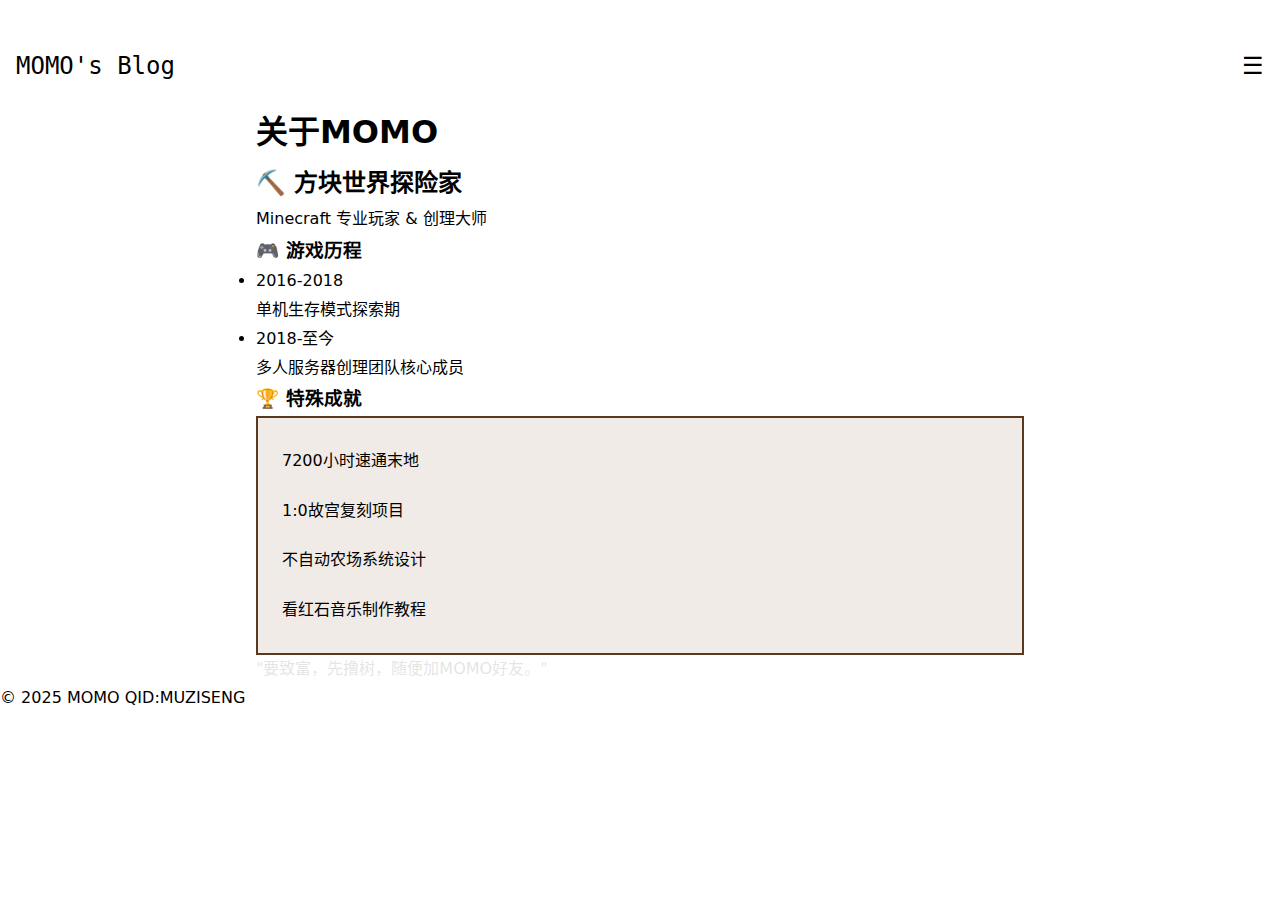
<file: about.html>
<!DOCTYPE html>
<html lang="zh-CN">
<head>
    <meta charset="UTF-8">
    <meta name="viewport" content="width=device-width, initial-scale=1.0">
    <title>关于MOMO</title>
    <link rel="stylesheet" href="style.css">
</head>
<body>
    <header class="main-header">
        <nav class="navbar">
            <div class="logo">MOMO's Blog</div>
            <button class="hamburger">☰</button>
            <ul class="nav-links">
                <li><a href="index.html">首页</a></li>
                <li><a href="articles.html">游戏心得</a></li>
                <li><a href="#contact">联系</a></li>
            </ul>
        </nav>
    </header>

    <main class="container">
        <section class="about-content">
            <h1 class="secret-trigger">关于MOMO</h1>
            
            <div class="profile-card">
                <div class="profile-header">
                    <h2>⛏️ 方块世界探险家</h2>
                    <p>Minecraft 专业玩家 & 创理大师</p>
                </div>
                
                <div class="profile-body">
                    <section>
                        <h3>🎮 游戏历程</h3>
                        <ul class="timeline">
                            <li>
                                <time>2016-2018</time>
                                <p>单机生存模式探索期</p>
                            </li>
                            <li>
                                <time>2018-至今</time>
                                <p>多人服务器创理团队核心成员</p>
                            </li>
                        </ul>
                    </section>

                    <section>
                        <h3>🏆 特殊成就</h3>
                        <ul class="minecraft-list">
                            <li>7200小时速通末地</li>
                            <li>1:0故宫复刻项目</li>
                            <li>不自动农场系统设计</li>
                            <li>看红石音乐制作教程</li>
                        </ul>
                    </section>
                </div>
            </div>

            <blockquote class="secret-quote">
                "要致富，先撸树，随便加MOMO好友。"
            </blockquote>
        </section>
    </main>

    <footer class="main-footer">
        <p class="copyright">© 2025 MOMO QID:MUZISENG</p>
    </footer>

    <script src="script.js"></script>
</body>
</html>
</file>
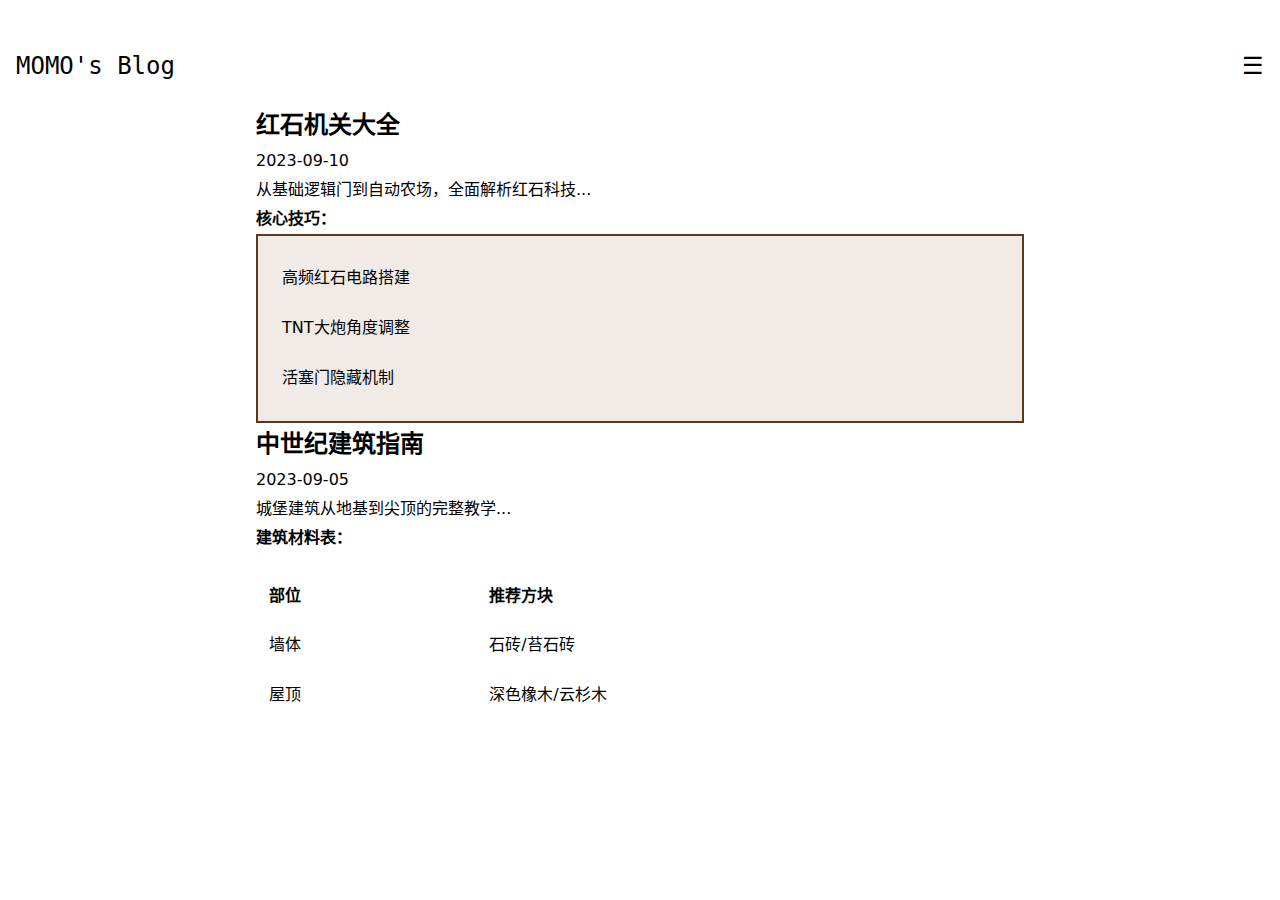
<file: articles.html>
<!DOCTYPE html>
<html lang="zh-CN">
<head>
    <meta charset="UTF-8">
    <meta name="viewport" content="width=device-width, initial-scale=1.0">
    <title>游戏心得 - MOMO</title>
    <link rel="stylesheet" href="style.css">
</head>
<body>
    <header class="main-header">
        <nav class="navbar">
            <div class="logo">MOMO's Blog</div>
            <button class="hamburger">☰</button>
            <ul class="nav-links">
                <li><a href="index.html">返回首页</a></li>
                <li><a href="about.html">关于作者</a></li>
            </ul>
        </nav>
    </header>

    <main class="container">
        <article class="post-content" id="redstone">
            <h2>红石机关大全</h2>
            <time>2023-09-10</time>
            <div class="content">
                <p>从基础逻辑门到自动农场，全面解析红石科技...</p>
                <h4>核心技巧：</h4>
                <ul class="minecraft-list">
                    <li>高频红石电路搭建</li>
                    <li>TNT大炮角度调整</li>
                    <li>活塞门隐藏机制</li>
                </ul>
            </div>
        </article>

        <article class="post-content" id="build">
            <h2>中世纪建筑指南</h2>
            <time>2023-09-05</time>
            <div class="content">
                <p>城堡建筑从地基到尖顶的完整教学...</p>
                <h4>建筑材料表：</h4>
                <table class="minecraft-table">
                    <tr><th>部位</th><th>推荐方块</th></tr>
                    <tr><td>墙体</td><td>石砖/苔石砖</td></tr>
                    <tr><td>屋顶</td><td>深色橡木/云杉木</td></tr>
                </table>
            </div>
        </article>
    </main>

    <script src="script.js"></script>
</body>
</html>
</file>
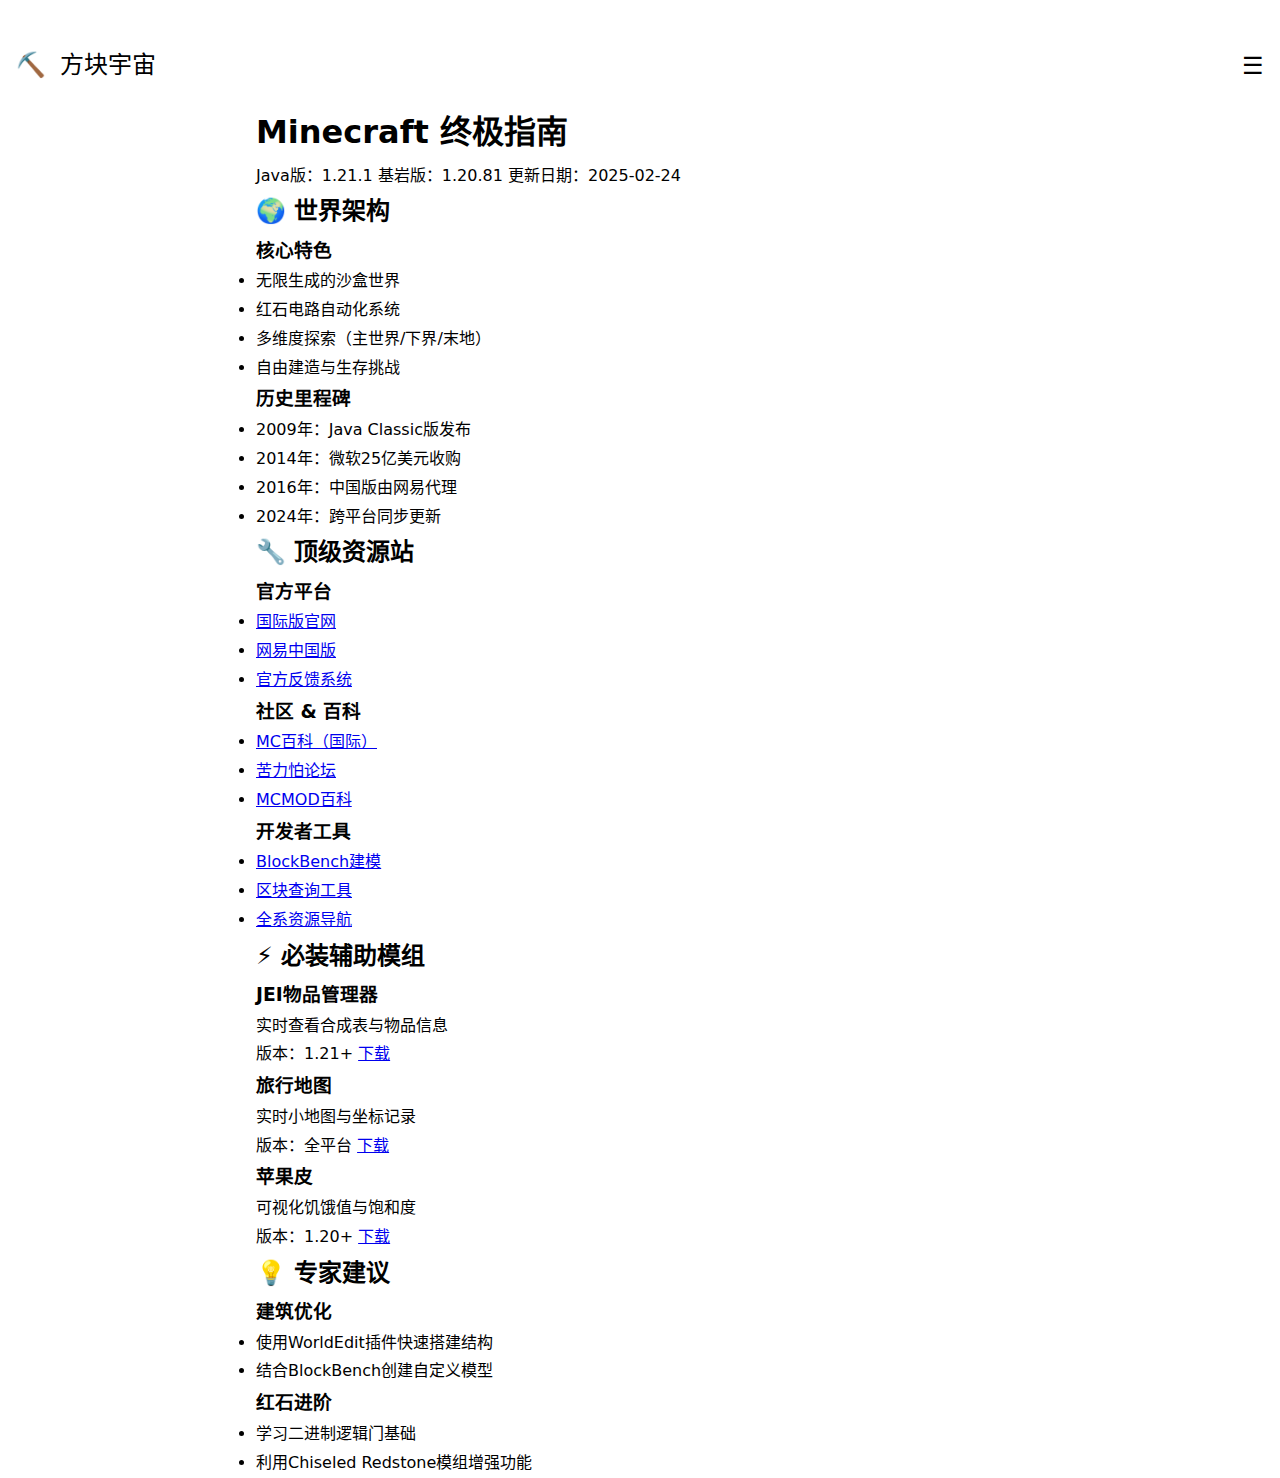
<file: Minecraft.html>
<!DOCTYPE html>
<html lang="zh-CN">
<head>
    <meta charset="UTF-8">
    <meta name="viewport" content="width=device-width, initial-scale=1.0">
    <title>Minecraft 终极指南 | MOMO</title>
    <link rel="stylesheet" href="style.css">
</head>
<body>
    <header class="main-header">
        <nav class="navbar">
            <div class="logo">⛏️ 方块宇宙</div>
            <button class="hamburger">☰</button>
            <ul class="nav-links">
                <li><a href="index.html">返回首页</a></li>
                <li><a href="#resources">资源导航</a></li>
                <li><a href="#mods">模组推荐</a></li>
            </ul>
        </nav>
    </header>

    <main class="container">
        <section class="minecraft-intro">
            <h1>Minecraft 终极指南</h1>
            <div class="version-box">
                <span>Java版：1.21.1</span>
                <span>基岩版：1.20.81</span>
                <span>更新日期：2025-02-24</span>
            </div>
        </section>

        <section class="core-info">
            <h2>🌍 世界架构</h2>
            <div class="info-grid">
                <div class="info-card">
                    <h3>核心特色</h3>
                    <ul>
                        <li>无限生成的沙盒世界 </li>
                        <li>红石电路自动化系统</li>
                        <li>多维度探索（主世界/下界/末地）</li>
                        <li>自由建造与生存挑战</li>
                    </ul>
                </div>
                <div class="info-card">
                    <h3>历史里程碑</h3>
                    <ul>
                        <li>2009年：Java Classic版发布</li>
                        <li>2014年：微软25亿美元收购</li>
                        <li>2016年：中国版由网易代理 </li>
                        <li>2024年：跨平台同步更新</li>
                    </ul>
                </div>
            </div>
        </section>

        <section class="resource-portal" id="resources">
            <h2>🔧 顶级资源站</h2>
            <div class="portal-categories">
                <div class="category">
                    <h3>官方平台</h3>
                    <ul>
                        <li><a href="https://minecraft.net" target="_blank">国际版官网</a> </li>
                        <li><a href="http://mc.163.com" target="_blank">网易中国版</a> </li>
                        <li><a href="https://feedback.minecraft.net" target="_blank">官方反馈系统</a></li>
                    </ul>
                </div>
                
                <div class="category">
                    <h3>社区 & 百科</h3>
                    <ul>
                        <li><a href="https://minecraft.fandom.com" target="_blank">MC百科（国际）</a> </li>
                        <li><a href="https://klpbbs.com" target="_blank">苦力怕论坛</a> </li>
                        <li><a href="https://mcmod.cn" target="_blank">MCMOD百科</a> </li>
                    </ul>
                </div>

                <div class="category">
                    <h3>开发者工具</h3>
                    <ul>
                        <li><a href="https://blockbench.net" target="_blank">BlockBench建模</a> </li>
                        <li><a href="https://chunkbase.com" target="_blank">区块查询工具</a> </li>
                        <li><a href="https://mcnav.net" target="_blank">全系资源导航</a> </li>
                    </ul>
                </div>
            </div>
        </section>

        <section class="mod-recommend" id="mods">
            <h2>⚡ 必装辅助模组</h2>
            <div class="mod-list">
                <article class="mod-card">
                    <h3>JEI物品管理器</h3>
                    <p>实时查看合成表与物品信息 </p>
                    <div class="mod-meta">
                        <span>版本：1.21+</span>
                        <a href="https://www.curseforge.com/jei" target="_blank">下载</a>
                    </div>
                </article>

                <article class="mod-card">
                    <h3>旅行地图</h3>
                    <p>实时小地图与坐标记录 </p>
                    <div class="mod-meta">
                        <span>版本：全平台</span>
                        <a href="https://www.minecraftxz.com" target="_blank">下载</a>
                    </div>
                </article>

                <article class="mod-card">
                    <h3>苹果皮</h3>
                    <p>可视化饥饿值与饱和度 </p>
                    <div class="mod-meta">
                        <span>版本：1.20+</span>
                        <a href="https://www.minecraftmods.com" target="_blank">下载</a> 
                    </div>
                </article>
            </div>
        </section>

        <section class="pro-tips">
            <h2>💡 专家建议</h2>
            <div class="tip-card">
                <h3>建筑优化</h3>
                <ul>
                    <li>使用WorldEdit插件快速搭建结构 </li>
                    <li>结合BlockBench创建自定义模型 </li>
                </ul>
            </div>
            <div class="tip-card">
                <h3>红石进阶</h3>
                <ul>
                    <li>学习二进制逻辑门基础</li>
                    <li>利用Chiseled Redstone模组增强功能 </li>
                </ul>
            </div>
        </section>
    </main>

    <f
</file>
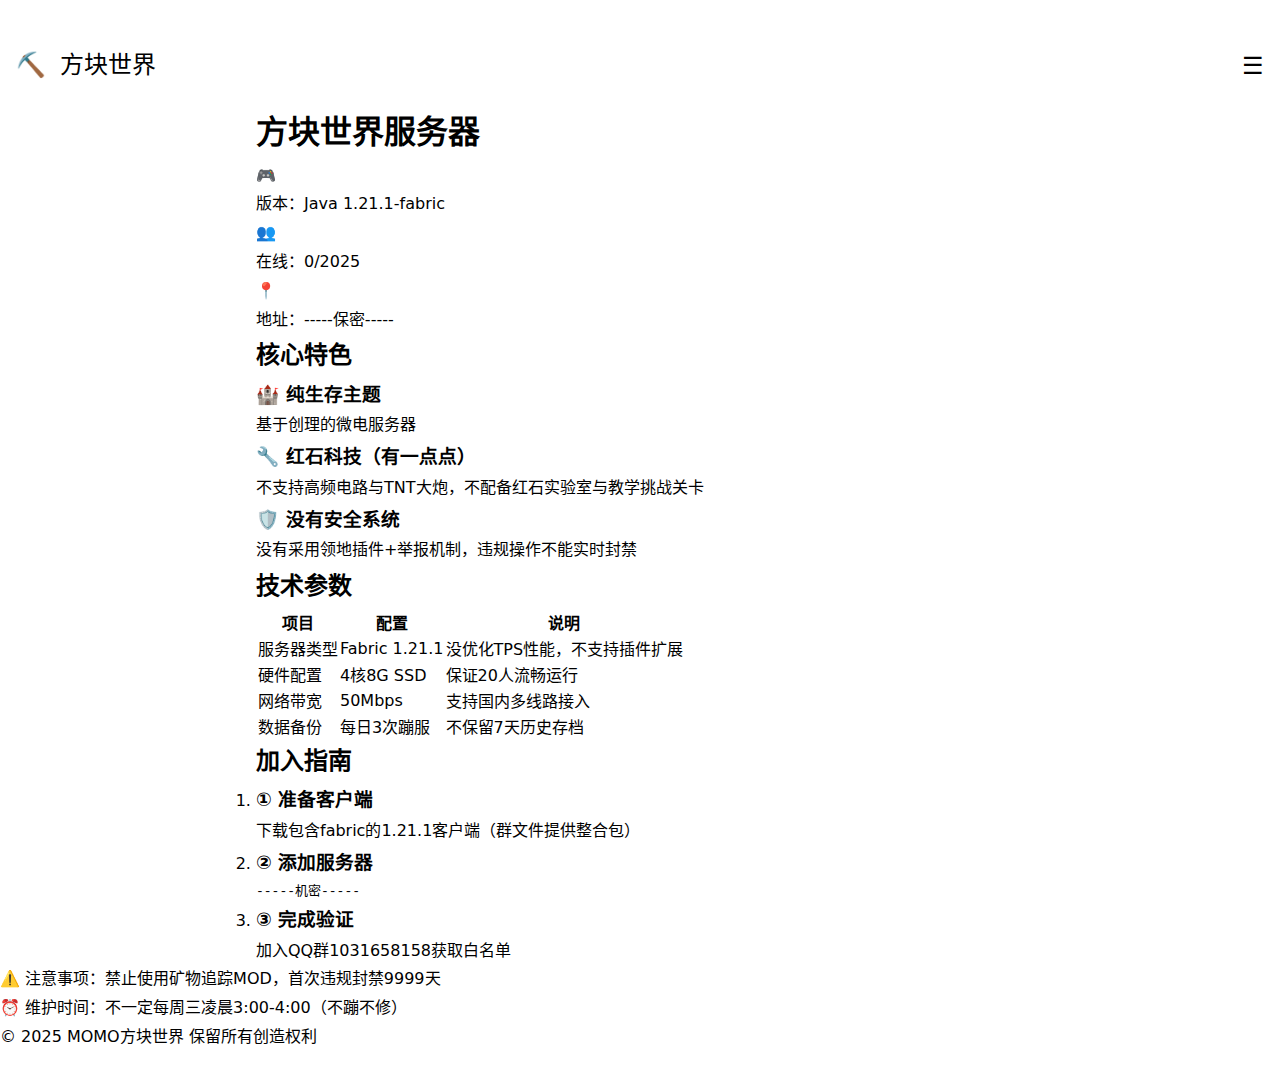
<file: sever.html>
<!DOCTYPE html>
<html lang="zh-CN">
<head>
    <meta charset="UTF-8">
    <meta name="viewport" content="width=device-width, initial-scale=1.0">
    <title>方块世界服务器 | MOMO</title>
    <link rel="stylesheet" href="style.css">
</head>
<body>
    <header class="main-header">
        <nav class="navbar">
            <div class="logo">⛏️ 方块世界</div>
            <button class="hamburger">☰</button>
            <ul class="nav-links">
                <li><a href="index.html">返回首页</a></li>
                <li><a href="#join">加入方式</a></li>
                <li><a href="#rules">服务器规则</a></li>
            </ul>
        </nav>
    </header>

    <main class="container">
        <section class="server-intro">
            <h1 class="glitch-effect">方块世界服务器</h1>
            <div class="server-meta">
                <div class="meta-item">
                    <span class="icon">🎮</span>
                    <p>版本：Java 1.21.1-fabric</p>
                </div>
                <div class="meta-item">
                    <span class="icon">👥</span>
                    <p>在线：<span id="online-count">0/2025</span></p>
                </div>
                <div class="meta-item">
                    <span class="icon">📍</span>
                    <p>地址：-----保密-----</p>
                </div>
            </div>
        </section>

        <section class="server-features">
            <h2>核心特色 </h2>
            <div class="feature-grid">
                <div class="feature-card">
                    <h3>🏰 纯生存主题</h3>
                    <p>基于创理的微电服务器</p>
                </div>
                <div class="feature-card">
                    <h3>🔧 红石科技（有一点点）</h3>
                    <p>不支持高频电路与TNT大炮，不配备红石实验室与教学挑战关卡</p>
                </div>
                <div class="feature-card">
                    <h3>🛡️ 没有安全系统</h3>
                    <p>没有采用领地插件+举报机制，违规操作不能实时封禁 </p>
                </div>
            </div>
        </section>

        <section class="server-config">
            <h2>技术参数 </h2>
            <table class="config-table">
                <tr>
                    <th>项目</th>
                    <th>配置</th>
                    <th>说明</th>
                </tr>
                <tr>
                    <td>服务器类型</td>
                    <td>Fabric 1.21.1</td>
                    <td>没优化TPS性能，不支持插件扩展</td>
                </tr>
                <tr>
                    <td>硬件配置</td>
                    <td>4核8G SSD</td>
                    <td>保证20人流畅运行 </td>
                </tr>
                <tr>
                    <td>网络带宽</td>
                    <td>50Mbps</td>
                    <td>支持国内多线路接入</td>
                </tr>
                <tr>
                    <td>数据备份</td>
                    <td>每日3次蹦服</td>
                    <td>不保留7天历史存档</td>
                </tr>
            </table>
        </section>

        <section class="join-guide" id="join">
            <h2>加入指南 </h2>
            <ol class="guide-steps">
                <li>
                    <h3>① 准备客户端</h3>
                    <p>下载包含fabric的1.21.1客户端（群文件提供整合包）</p>
                </li>
                <li>
                    <h3>② 添加服务器</h3>
                    <code>-----机密-----</code>
                </li>
                <li>
                    <h3>③ 完成验证</h3>
                    <p>加入QQ群1031658158获取白名单 </p>
                </li>
            </ol>
        </section>
    </main>

    <footer class="server-footer">
        <div class="notice">
            <p>⚠️ 注意事项：禁止使用矿物追踪MOD，首次违规封禁9999天 </p>
            <p>⏰ 维护时间：不一定每周三凌晨3:00-4:00（不蹦不修）</p>
        </div>
        <p class="copyright">© 2025 MOMO方块世界 保留所有创造权利</p>
    </footer>

    <script src="script.js"></script>
</body>
</html>
</file>
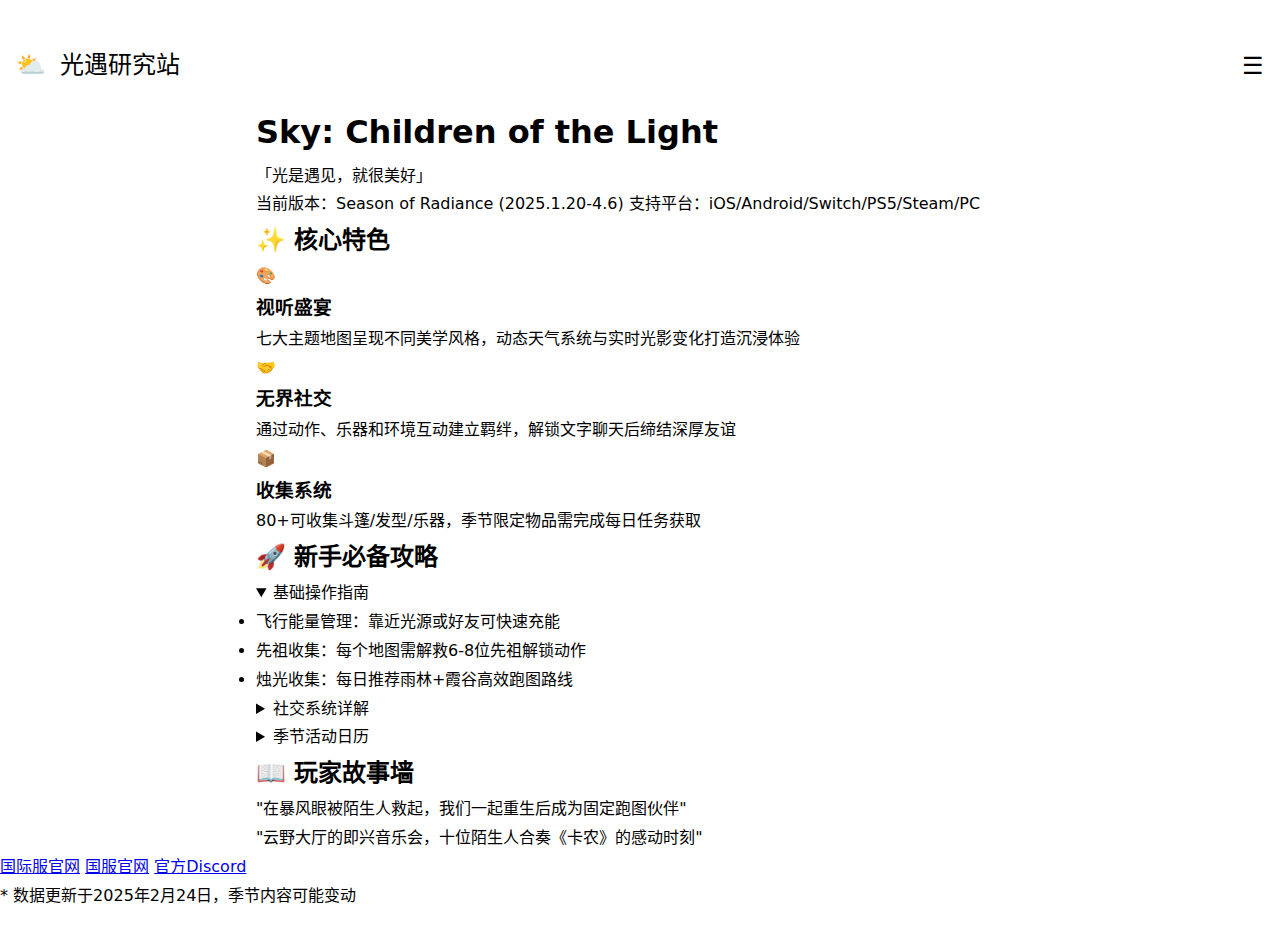
<file: sky.html>
<!DOCTYPE html>
<html lang="zh-CN">
<head>
    <meta charset="UTF-8">
    <meta name="viewport" content="width=device-width, initial-scale=1.0">
    <title>光遇专题 | MOMO</title>
    <link rel="stylesheet" href="style.css">
</head>
<body>
    <header class="main-header">
        <nav class="navbar">
            <div class="logo">⛅ 光遇研究站</div>
            <button class="hamburger">☰</button>
            <ul class="nav-links">
                <li><a href="index.html">返回首页</a></li>
                <li><a href="#features">核心特色</a></li>
                <li><a href="#guide">新手攻略</a></li>
            </ul>
        </nav>
    </header>

    <main class="container">
        <section class="sky-hero">
            <div class="sky-title">
                <h1>Sky: Children of the Light</h1>
                <p class="sky-subtitle">「光是遇见，就很美好」</p>
            </div>
            <div class="version-info">
                <span>当前版本：Season of Radiance (2025.1.20-4.6)</span>
                <span>支持平台：iOS/Android/Switch/PS5/Steam/PC</span>
            </div>
        </section>

        <section class="game-features" id="features">
            <h2>✨ 核心特色</h2>
            <div class="feature-grid">
                <div class="feature-card">
                    <div class="icon">🎨</div>
                    <h3>视听盛宴</h3>
                    <p>七大主题地图呈现不同美学风格，动态天气系统与实时光影变化打造沉浸体验</p>
                </div>
                <div class="feature-card">
                    <div class="icon">🤝</div>
                    <h3>无界社交</h3>
                    <p>通过动作、乐器和环境互动建立羁绊，解锁文字聊天后缔结深厚友谊</p>
                </div>
                <div class="feature-card">
                    <div class="icon">📦</div>
                    <h3>收集系统</h3>
                    <p>80+可收集斗篷/发型/乐器，季节限定物品需完成每日任务获取</p>
                </div>
            </div>
        </section>

        <section class="newbie-guide" id="guide">
            <h2>🚀 新手必备攻略</h2>
            <div class="guide-accordion">
                <details open>
                    <summary>基础操作指南</summary>
                    <ul>
                        <li>飞行能量管理：靠近光源或好友可快速充能</li>
                        <li>先祖收集：每个地图需解救6-8位先祖解锁动作</li>
                        <li>烛光收集：每日推荐雨林+霞谷高效跑图路线</li>
                    </ul>
                </details>
                
                <details>
                    <summary>社交系统详解</summary>
                    <ul>
                        <li>添加好友：消耗3根蜡烛解锁牵手和聊天</li>
                        <li>互心机制：每天可赠送1颗心给3位好友</li>
                        <li>特殊互动：双人椅/秋千解锁深度对话</li>
                    </ul>
                </details>

                <details>
                    <summary>季节活动日历</summary>
                    <table>
                        <tr><th>活动名称</th><th>时间</th><th>奖励</th></tr>
                        <tr><td>Days of Love</td><td>2.10-2.23</td><td>爱心玫瑰礼盒</td></tr>
                        <tr><td>Days of Music</td><td>4.15-5.1</td><td>限定竖琴皮肤</td></tr>
                    </table>
                </details>
            </div>
        </section>

        <section class="player-stories">
            <h2>📖 玩家故事墙</h2>
            <blockquote>
                "在暴风眼被陌生人救起，我们一起重生后成为固定跑图伙伴"
            </blockquote>
            <blockquote>
                "云野大厅的即兴音乐会，十位陌生人合奏《卡农》的感动时刻"
            </blockquote>
        </section>
    </main>

    <footer class="sky-footer">
        <div class="official-links">
            <a href="https://www.thatskygame.com/" target="_blank">国际服官网</a>
            <a href="http://sky.163.com/" target="_blank">国服官网</a>
            <a href="https://discord.gg/thatskygame" target="_blank">官方Discord</a>
        </div>
        <p class="notice">* 数据更新于2025年2月24日，季节内容可能变动</p>
    </footer>

    <script src="script.js"></script>
</body>
</html>
</file>
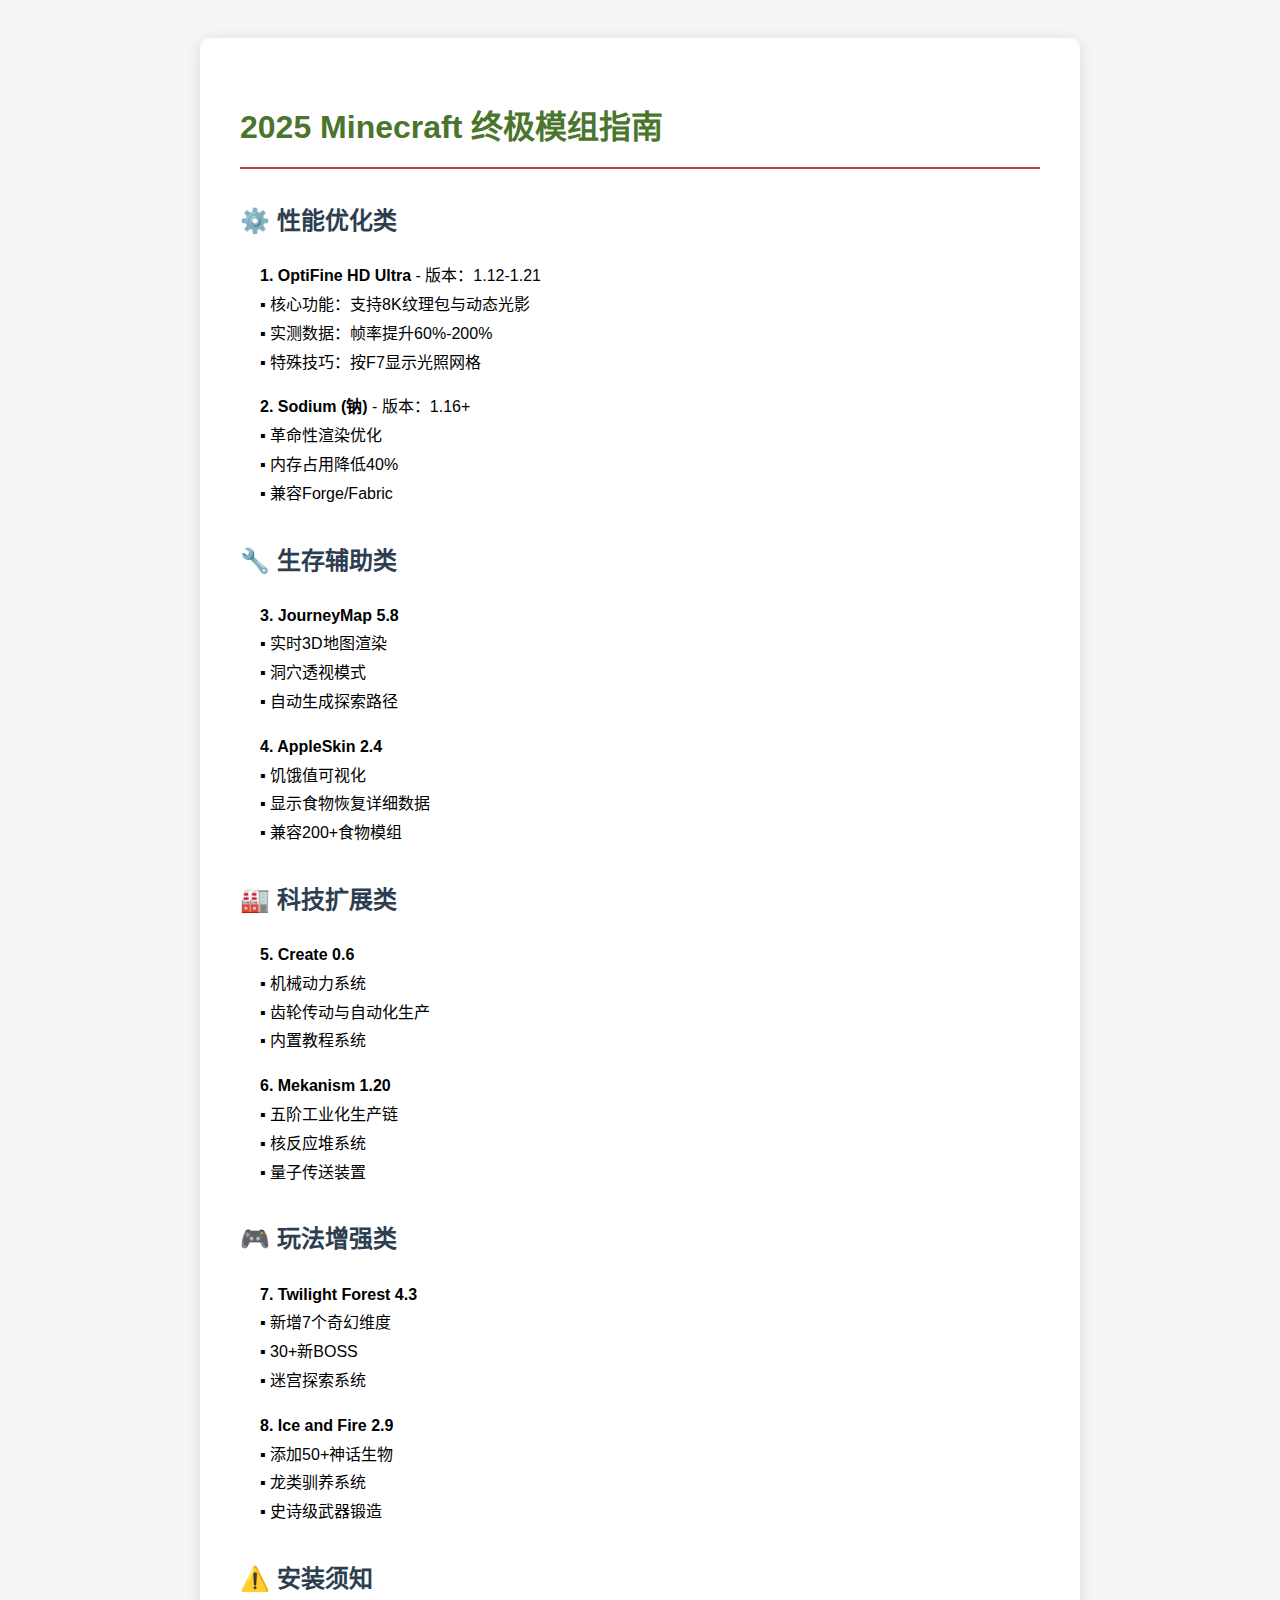
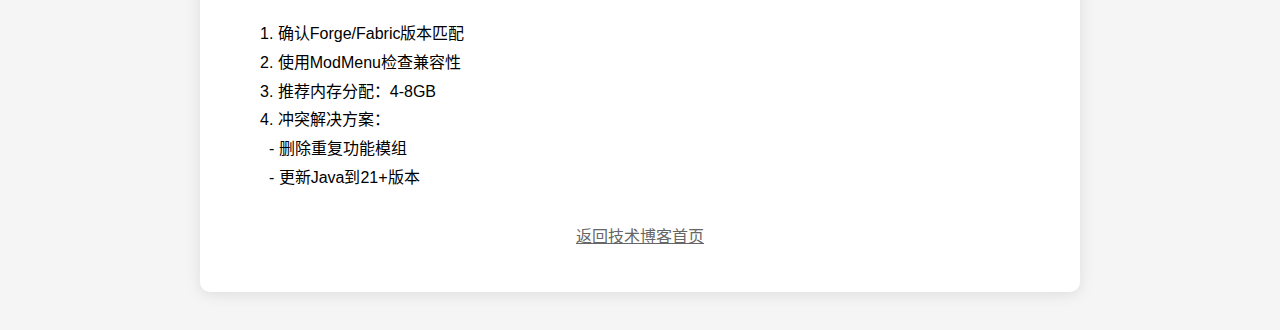
<file: word.html>
<!DOCTYPE html>
<html lang="zh-CN">
<head>
    <meta charset="UTF-8">
    <meta name="viewport" content="width=device-width, initial-scale=1.0">
    <title>Minecraft 模组大全 | MOMO</title>
    <style>
        body {
            margin: 0;
            padding: 20px;
            background: #f5f5f5;
            font-family: '微软雅黑', sans-serif;
        }

        .text-container {
            max-width: 800px;
            margin: 0 auto;
            padding: 40px;
            background: white;
            border-radius: 10px;
            box-shadow: 0 2px 15px rgba(0,0,0,0.1);
            line-height: 1.8;
        }

        h1 {
            color: #4a752c;
            border-bottom: 2px solid #b04a4a;
            padding-bottom: 10px;
        }

        h2 {
            color: #2c3e50;
            margin-top: 30px;
        }

        .mod-category {
            margin-left: 20px;
        }

        .back-home {
            display: block;
            text-align: center;
            margin-top: 30px;
            color: #666;
        }
    </style>
</head>
<body>
    <div class="text-container">
        <h1>2025 Minecraft 终极模组指南</h1>
        
        <h2>⚙️ 性能优化类</h2>
        <div class="mod-category">
            <p><strong>1. OptiFine HD Ultra</strong> - 版本：1.12-1.21<br>
            ▪ 核心功能：支持8K纹理包与动态光影<br>
            ▪ 实测数据：帧率提升60%-200%<br>
            ▪ 特殊技巧：按F7显示光照网格</p>

            <p><strong>2. Sodium (钠)</strong> - 版本：1.16+<br>
            ▪ 革命性渲染优化<br>
            ▪ 内存占用降低40%<br>
            ▪ 兼容Forge/Fabric</p>
        </div>

        <h2>🔧 生存辅助类</h2>
        <div class="mod-category">
            <p><strong>3. JourneyMap 5.8</strong><br>
            ▪ 实时3D地图渲染<br>
            ▪ 洞穴透视模式<br>
            ▪ 自动生成探索路径</p>

            <p><strong>4. AppleSkin 2.4</strong><br>
            ▪ 饥饿值可视化<br>
            ▪ 显示食物恢复详细数据<br>
            ▪ 兼容200+食物模组</p>
        </div>

        <h2>🏭 科技扩展类</h2>
        <div class="mod-category">
            <p><strong>5. Create 0.6</strong><br>
            ▪ 机械动力系统<br>
            ▪ 齿轮传动与自动化生产<br>
            ▪ 内置教程系统</p>

            <p><strong>6. Mekanism 1.20</strong><br>
            ▪ 五阶工业化生产链<br>
            ▪ 核反应堆系统<br>
            ▪ 量子传送装置</p>
        </div>

        <h2>🎮 玩法增强类</h2>
        <div class="mod-category">
            <p><strong>7. Twilight Forest 4.3</strong><br>
            ▪ 新增7个奇幻维度<br>
            ▪ 30+新BOSS<br>
            ▪ 迷宫探索系统</p>

            <p><strong>8. Ice and Fire 2.9</strong><br>
            ▪ 添加50+神话生物<br>
            ▪ 龙类驯养系统<br>
            ▪ 史诗级武器锻造</p>
        </div>

        <h2>⚠️ 安装须知</h2>
        <div class="mod-category">
            <p>1. 确认Forge/Fabric版本匹配<br>
            2. 使用ModMenu检查兼容性<br>
            3. 推荐内存分配：4-8GB<br>
            4. 冲突解决方案：<br>
            &nbsp;&nbsp;- 删除重复功能模组<br>
            &nbsp;&nbsp;- 更新Java到21+版本</p>
        </div>

        <a href="index.html" class="back-home">返回技术博客首页</a>
    </div>
</body>
</html>
</file>
<file: style.css>
:root {
    --primary: #4a752c;
    --secondary: #b04a4a;
    --accent: #ffd700;
    --bg: #f0f0f0;
    --text: #3d3d3d;
}

@media (prefers-color-scheme: dark) {
    :root {
        --bg: #2d2d2d;
        --text: #e0e0e0;
        --primary: #5a8f3c;
    }
}

* {
    margin: 0;
    padding: 0;
    box-sizing: border-box;
}

body {
    font-family: 'Helvetica Neue', system-ui;
    line-height: 1.8;
    color: var(--text);
    background: var(--bg);
    transition: 0.3s all;
}

.container {
    padding: 0 1rem;
    max-width: 800px;
    margin: 0 auto;
}

.navbar {
    padding: 1rem;
    border-bottom: 2px solid var(--primary);
    position: relative;
    background: rgba(255,255,255,0.9);
}

.logo {
    font-family: 'Minecraft', monospace;
    font-size: 1.5rem;
    color: var(--primary);
}

.hamburger {
    background: none;
    border: none;
    font-size: 1.5rem;
    position: absolute;
    right: 1rem;
    top: 50%;
    transform: translateY(-50%);
    cursor: pointer;
}

.nav-links {
    display: none;
    list-style: none;
    margin-top: 1rem;
}

.nav-links.active {
    display: block;
}

.hero {
    text-align: center;
    padding: 4rem 1rem;
    margin-top: 60px;
}

.hero h1 {
    font-size: 2.5rem;
    color: var(--secondary);
    margin-bottom: 1rem;
}

.post-item {
    display: block;
    padding: 1.5rem;
    margin: 1rem 0;
    background: rgba(0,0,0,0.05);
    border-left: 4px solid var(--primary);
    transition: transform 0.3s;
}

.post-item:hover {
    transform: translateX(10px);
}

.minecraft-list {
    list-style: none;
    padding: 1rem;
    background: rgba(106, 57, 9, 0.1);
    border: 2px solid #5a3a1e;
}

.minecraft-list li {
    padding: 0.5rem;
    margin: 0.3rem 0;
    border-bottom: 1px dashed var(--primary);
}

.minecraft-table {
    width: 100%;
    border-collapse: collapse;
    margin: 1rem 0;
    background: rgba(255,255,255,0.8);
}

.minecraft-table td, .minecraft-table th {
    border: 2px solid var(--primary);
    padding: 0.8rem;
    text-align: left;
}

.secret-quote {
    opacity: 0.1;
    transition: 0.5s all;
    cursor: pointer;
    border-left: 4px solid var(--accent);
}

.secret-quote:hover {
    opacity: 1;
    transform: scale(1.02);
}

@media (max-width: 768px) {
    .hero h1 {
        font-size: 2rem;
    }
    
    .nav-links {
        width: 100%;
        text-align: center;
    }
}

@font-face {
    font-family: 'Minecraft';
    src: url('https://fonts.cdnfonts.com/s/31392/Minecraft.woff') format('woff');
}
</file>
